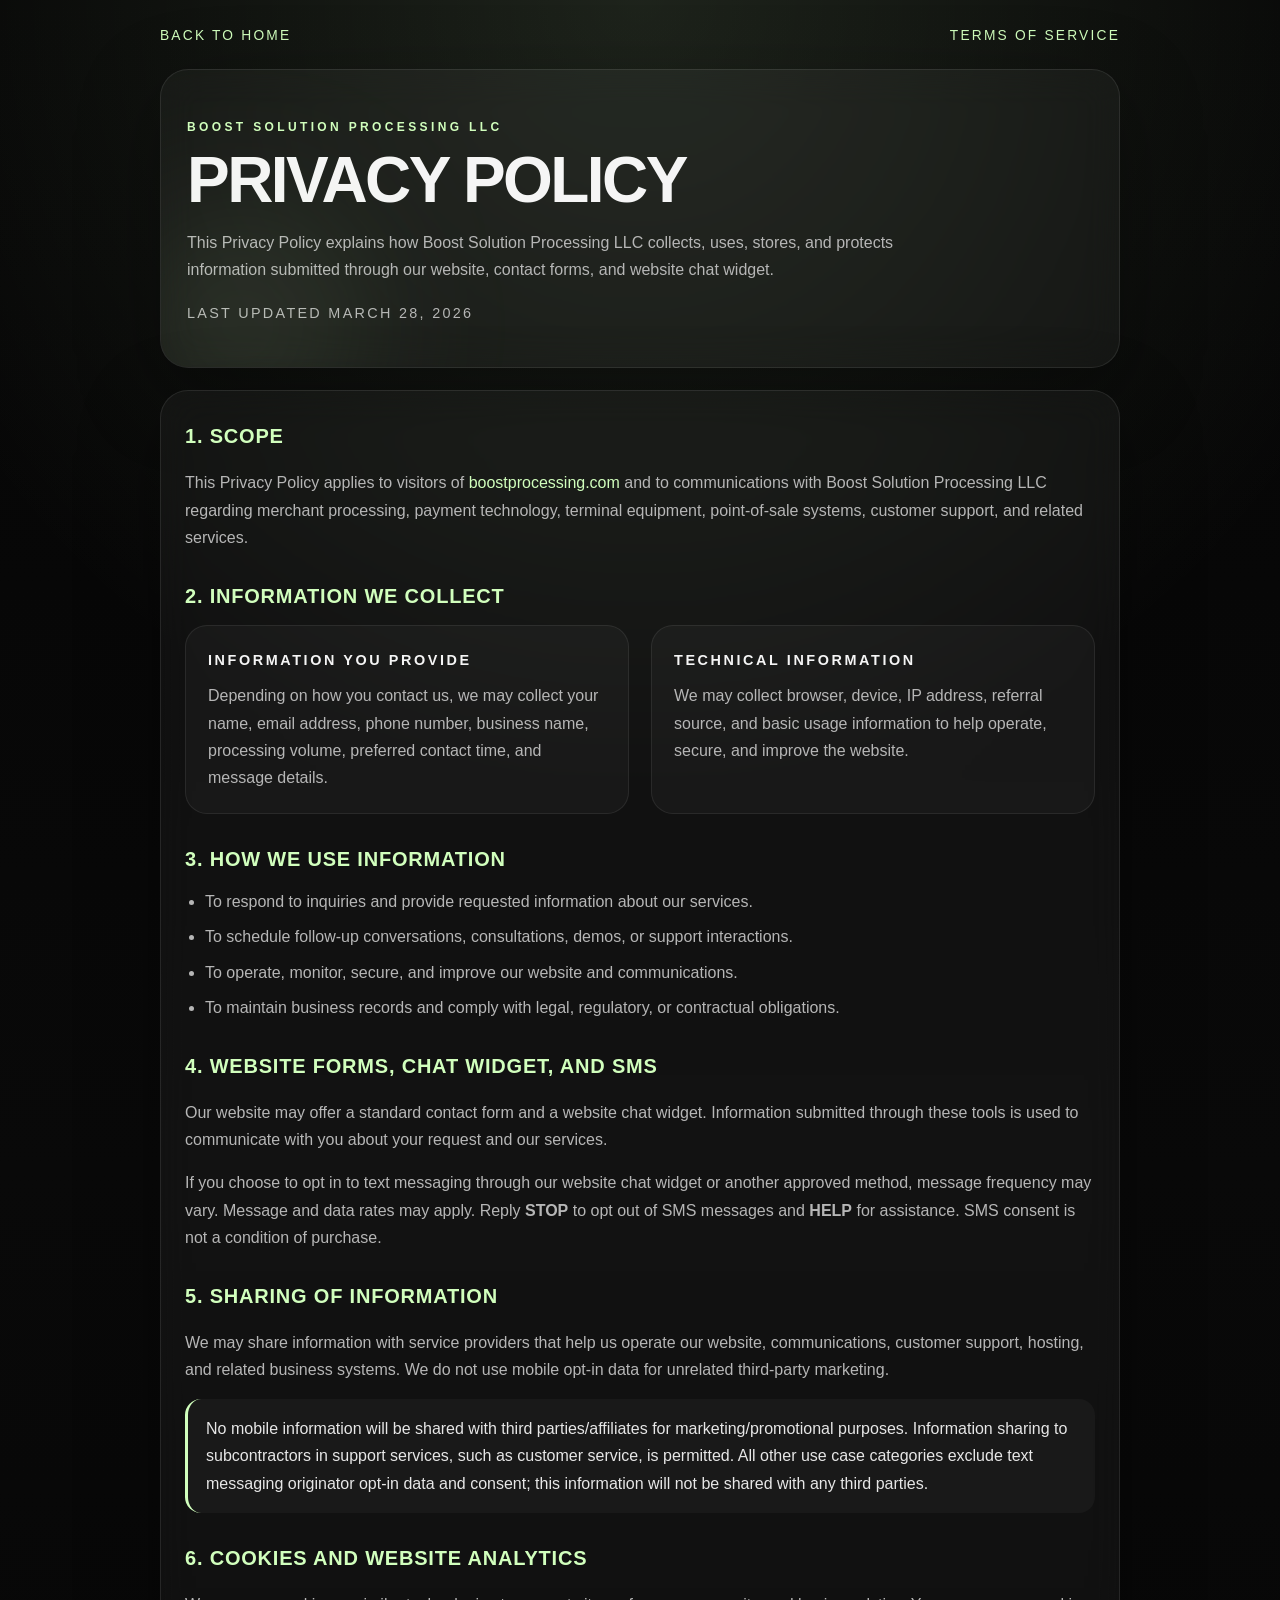
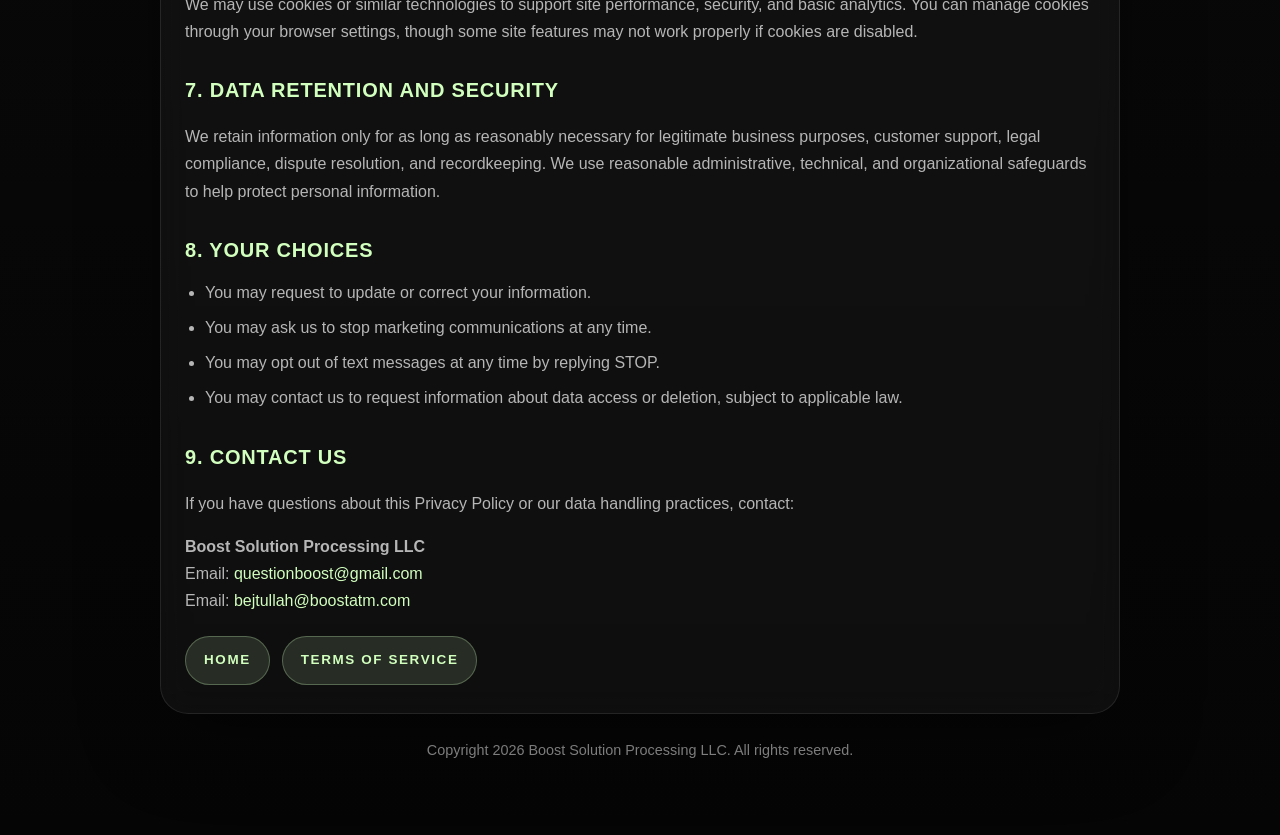
<file: public/privacy-policy.html>
<!DOCTYPE html>
<html lang="en">
<head>
  <meta charset="UTF-8">
  <meta name="viewport" content="width=device-width, initial-scale=1.0">
  <title>Privacy Policy | Boost Solution Processing LLC</title>
  <meta
    name="description"
    content="Read the Privacy Policy for Boost Solution Processing LLC, including how we collect, use, protect, and handle personal information submitted through our website and chat widget."
  >
  <meta name="theme-color" content="#050505">
  <link rel="canonical" href="https://www.boostprocessing.com/privacy-policy.html">
  <link rel="icon" type="image/svg+xml" href="/brand-mark.svg">
  <link rel="icon" href="/favicon.ico" sizes="any">
  <style>
    :root {
      --bg: #050505;
      --panel: rgba(255, 255, 255, 0.04);
      --panel-border: rgba(255, 255, 255, 0.09);
      --text: #f5f5f5;
      --muted: #b6b6b6;
      --accent: #d1ffbd;
      --accent-soft: rgba(209, 255, 189, 0.13);
    }

    * {
      box-sizing: border-box;
    }

    html {
      scroll-behavior: smooth;
    }

    body {
      margin: 0;
      font-family: "Segoe UI", Arial, sans-serif;
      color: var(--text);
      background:
        radial-gradient(circle at top, rgba(209, 255, 189, 0.12), transparent 32%),
        linear-gradient(180deg, #050505 0%, #090909 48%, #050505 100%);
      line-height: 1.7;
    }

    a {
      color: var(--accent);
      text-decoration: none;
    }

    a:hover {
      text-decoration: underline;
    }

    .shell {
      width: min(960px, calc(100% - 32px));
      margin: 0 auto;
      padding: 24px 0 72px;
    }

    .topbar {
      display: flex;
      justify-content: space-between;
      gap: 12px;
      flex-wrap: wrap;
      margin-bottom: 22px;
      font-size: 0.86rem;
      text-transform: uppercase;
      letter-spacing: 0.16em;
      color: var(--muted);
    }

    .hero,
    .card {
      background: var(--panel);
      border: 1px solid var(--panel-border);
      border-radius: 28px;
      backdrop-filter: blur(18px);
      box-shadow: 0 24px 80px rgba(0, 0, 0, 0.34);
    }

    .hero {
      padding: 42px 26px;
      margin-bottom: 22px;
      position: relative;
      overflow: hidden;
    }

    .hero::before {
      content: "";
      position: absolute;
      inset: auto auto -80px -40px;
      width: 240px;
      height: 240px;
      background: rgba(209, 255, 189, 0.12);
      filter: blur(80px);
      border-radius: 999px;
      pointer-events: none;
    }

    .eyebrow {
      display: inline-block;
      margin-bottom: 12px;
      color: var(--accent);
      font-size: 0.75rem;
      font-weight: 700;
      letter-spacing: 0.28em;
      text-transform: uppercase;
    }

    h1 {
      margin: 0;
      font-size: clamp(2.2rem, 5vw, 4.7rem);
      line-height: 0.95;
      letter-spacing: -0.04em;
      text-transform: uppercase;
    }

    .hero p {
      max-width: 720px;
      color: var(--muted);
      margin: 18px 0 0;
      font-size: 1rem;
    }

    .meta {
      margin-top: 18px;
      color: var(--muted);
      font-size: 0.9rem;
      text-transform: uppercase;
      letter-spacing: 0.16em;
    }

    .card {
      padding: 28px 24px;
    }

    section + section {
      margin-top: 28px;
    }

    h2 {
      margin: 0 0 12px;
      color: var(--accent);
      font-size: 1.25rem;
      letter-spacing: 0.04em;
      text-transform: uppercase;
    }

    p,
    li {
      color: var(--muted);
      font-size: 1rem;
    }

    ul {
      margin: 0;
      padding-left: 20px;
    }

    li + li {
      margin-top: 8px;
    }

    .quote {
      margin-top: 16px;
      padding: 16px 18px;
      border-left: 3px solid var(--accent);
      border-radius: 16px;
      background: rgba(255, 255, 255, 0.03);
      color: #e7e7e7;
    }

    .grid {
      display: grid;
      gap: 22px;
      grid-template-columns: repeat(auto-fit, minmax(260px, 1fr));
    }

    .mini {
      padding: 22px;
      background: rgba(255, 255, 255, 0.03);
      border: 1px solid rgba(255, 255, 255, 0.08);
      border-radius: 22px;
    }

    .mini h3 {
      margin: 0 0 10px;
      font-size: 0.9rem;
      text-transform: uppercase;
      letter-spacing: 0.18em;
      color: var(--text);
    }

    .mini p {
      margin: 0;
    }

    .legal-links {
      display: flex;
      flex-wrap: wrap;
      gap: 12px;
      margin-top: 22px;
    }

    .pill {
      display: inline-flex;
      align-items: center;
      justify-content: center;
      padding: 12px 18px;
      border-radius: 999px;
      border: 1px solid rgba(209, 255, 189, 0.28);
      background: var(--accent-soft);
      color: var(--accent);
      font-size: 0.84rem;
      font-weight: 700;
      letter-spacing: 0.12em;
      text-transform: uppercase;
      text-decoration: none;
    }

    footer {
      margin-top: 24px;
      text-align: center;
      color: #8f8f8f;
      font-size: 0.9rem;
    }

    @media (max-width: 640px) {
      .shell {
        width: min(100% - 20px, 960px);
      }

      .hero,
      .card {
        border-radius: 22px;
      }

      .hero,
      .card {
        padding-left: 18px;
        padding-right: 18px;
      }
    }
  </style>
</head>
<body>
  <div class="shell">
    <div class="topbar">
      <a href="/">Back to Home</a>
      <a href="/terms-of-service.html">Terms of Service</a>
    </div>

    <header class="hero">
      <span class="eyebrow">Boost Solution Processing LLC</span>
      <h1>Privacy Policy</h1>
      <p>
        This Privacy Policy explains how Boost Solution Processing LLC collects, uses, stores,
        and protects information submitted through our website, contact forms, and website chat widget.
      </p>
      <div class="meta">Last updated March 28, 2026</div>
    </header>

    <main class="card">
      <section>
        <h2>1. Scope</h2>
        <p>
          This Privacy Policy applies to visitors of <a href="https://www.boostprocessing.com/">boostprocessing.com</a>
          and to communications with Boost Solution Processing LLC regarding merchant processing,
          payment technology, terminal equipment, point-of-sale systems, customer support, and related services.
        </p>
      </section>

      <section>
        <h2>2. Information We Collect</h2>
        <div class="grid">
          <div class="mini">
            <h3>Information You Provide</h3>
            <p>
              Depending on how you contact us, we may collect your name, email address, phone number,
              business name, processing volume, preferred contact time, and message details.
            </p>
          </div>
          <div class="mini">
            <h3>Technical Information</h3>
            <p>
              We may collect browser, device, IP address, referral source, and basic usage information to help
              operate, secure, and improve the website.
            </p>
          </div>
        </div>
      </section>

      <section>
        <h2>3. How We Use Information</h2>
        <ul>
          <li>To respond to inquiries and provide requested information about our services.</li>
          <li>To schedule follow-up conversations, consultations, demos, or support interactions.</li>
          <li>To operate, monitor, secure, and improve our website and communications.</li>
          <li>To maintain business records and comply with legal, regulatory, or contractual obligations.</li>
        </ul>
      </section>

      <section>
        <h2>4. Website Forms, Chat Widget, and SMS</h2>
        <p>
          Our website may offer a standard contact form and a website chat widget. Information submitted through these
          tools is used to communicate with you about your request and our services.
        </p>
        <p>
          If you choose to opt in to text messaging through our website chat widget or another approved method,
          message frequency may vary. Message and data rates may apply. Reply <strong>STOP</strong> to opt out of SMS
          messages and <strong>HELP</strong> for assistance. SMS consent is not a condition of purchase.
        </p>
      </section>

      <section>
        <h2>5. Sharing of Information</h2>
        <p>
          We may share information with service providers that help us operate our website, communications,
          customer support, hosting, and related business systems. We do not use mobile opt-in data for unrelated
          third-party marketing.
        </p>
        <div class="quote">
          No mobile information will be shared with third parties/affiliates for marketing/promotional purposes.
          Information sharing to subcontractors in support services, such as customer service, is permitted.
          All other use case categories exclude text messaging originator opt-in data and consent; this information
          will not be shared with any third parties.
        </div>
      </section>

      <section>
        <h2>6. Cookies and Website Analytics</h2>
        <p>
          We may use cookies or similar technologies to support site performance, security, and basic analytics.
          You can manage cookies through your browser settings, though some site features may not work properly if
          cookies are disabled.
        </p>
      </section>

      <section>
        <h2>7. Data Retention and Security</h2>
        <p>
          We retain information only for as long as reasonably necessary for legitimate business purposes,
          customer support, legal compliance, dispute resolution, and recordkeeping. We use reasonable administrative,
          technical, and organizational safeguards to help protect personal information.
        </p>
      </section>

      <section>
        <h2>8. Your Choices</h2>
        <ul>
          <li>You may request to update or correct your information.</li>
          <li>You may ask us to stop marketing communications at any time.</li>
          <li>You may opt out of text messages at any time by replying STOP.</li>
          <li>You may contact us to request information about data access or deletion, subject to applicable law.</li>
        </ul>
      </section>

      <section>
        <h2>9. Contact Us</h2>
        <p>
          If you have questions about this Privacy Policy or our data handling practices, contact:
        </p>
        <p>
          <strong>Boost Solution Processing LLC</strong><br>
          Email: <a href="mailto:questionboost@gmail.com">questionboost@gmail.com</a><br>
          Email: <a href="mailto:bejtullah@boostatm.com">bejtullah@boostatm.com</a
          Address: 1150NW 72ND AVE TOWER 1 STE 455 Miami, FL 33126
        </p>
      </section>

      <div class="legal-links">
        <a class="pill" href="/">Home</a>
        <a class="pill" href="/terms-of-service.html">Terms of Service</a>
      </div>
    </main>

    <footer>
      Copyright 2026 Boost Solution Processing LLC. All rights reserved.
    </footer>
  </div>
</body>
</html>
</file>
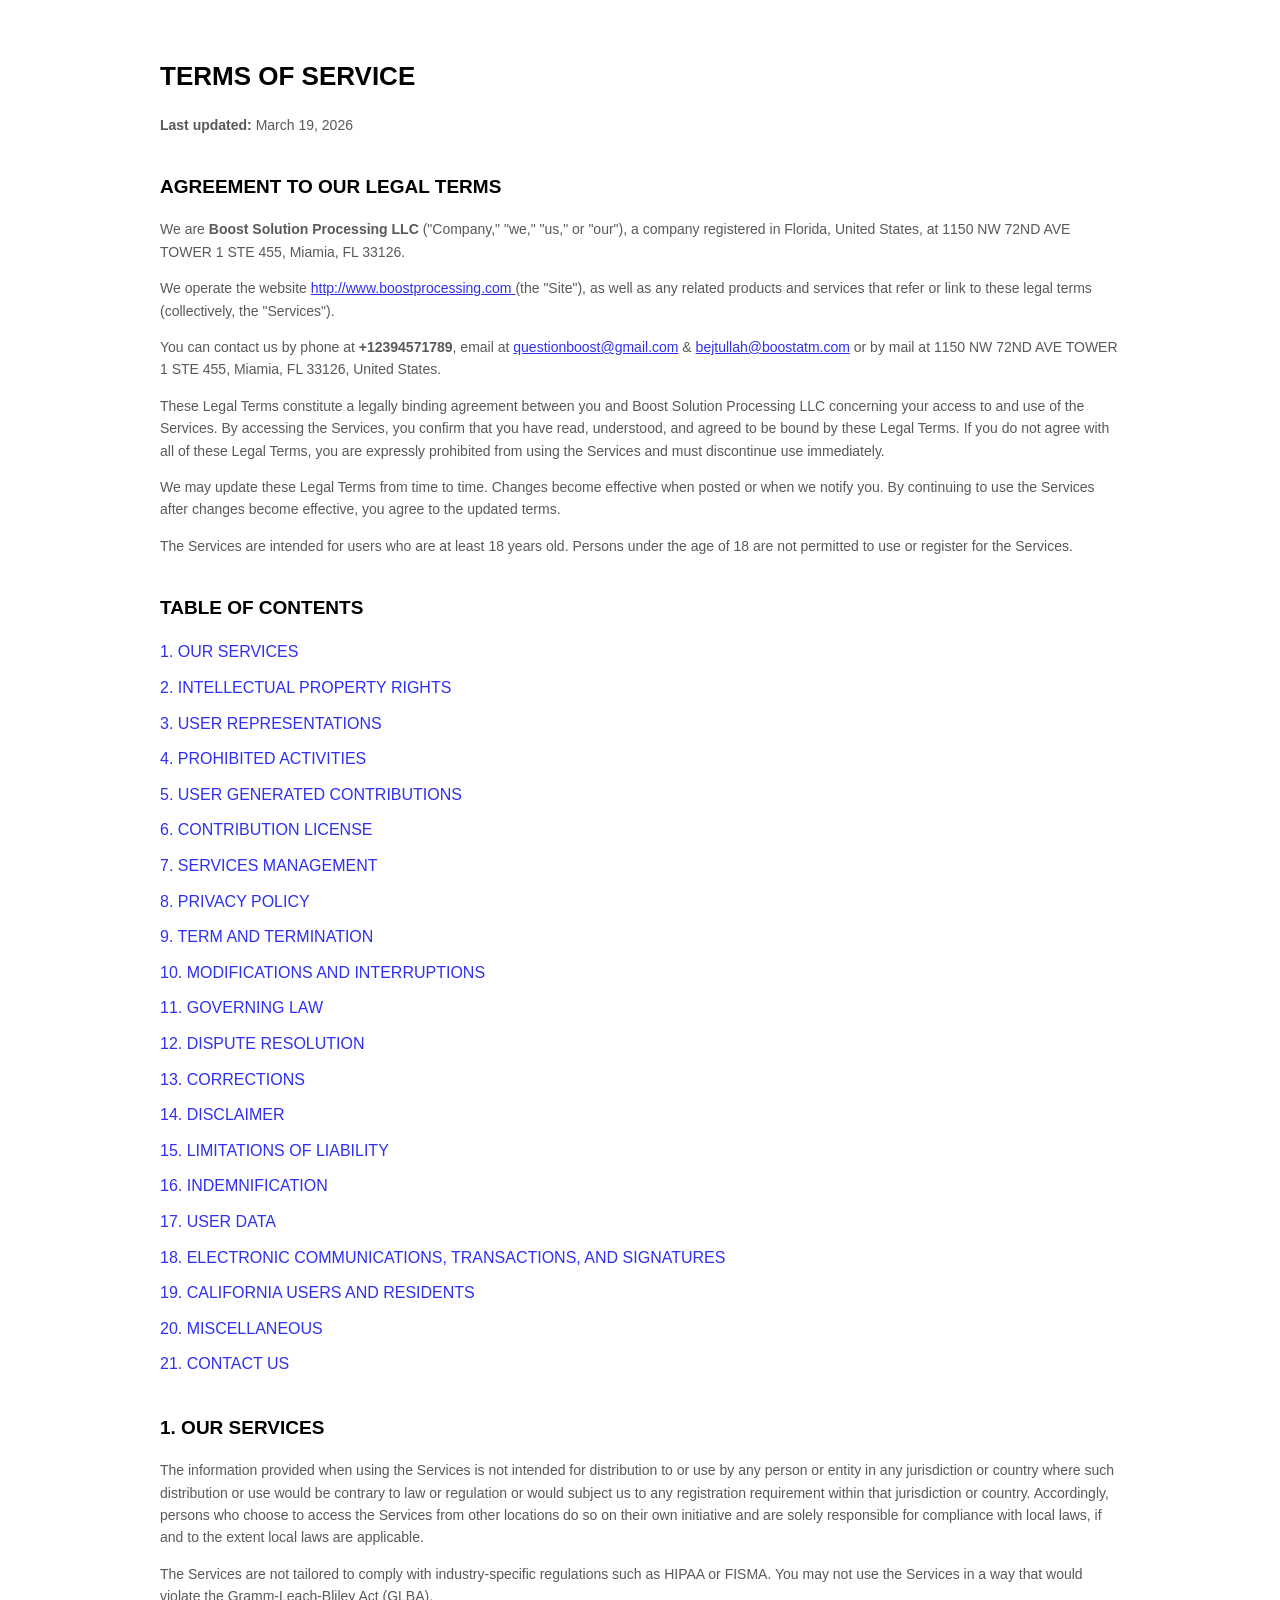
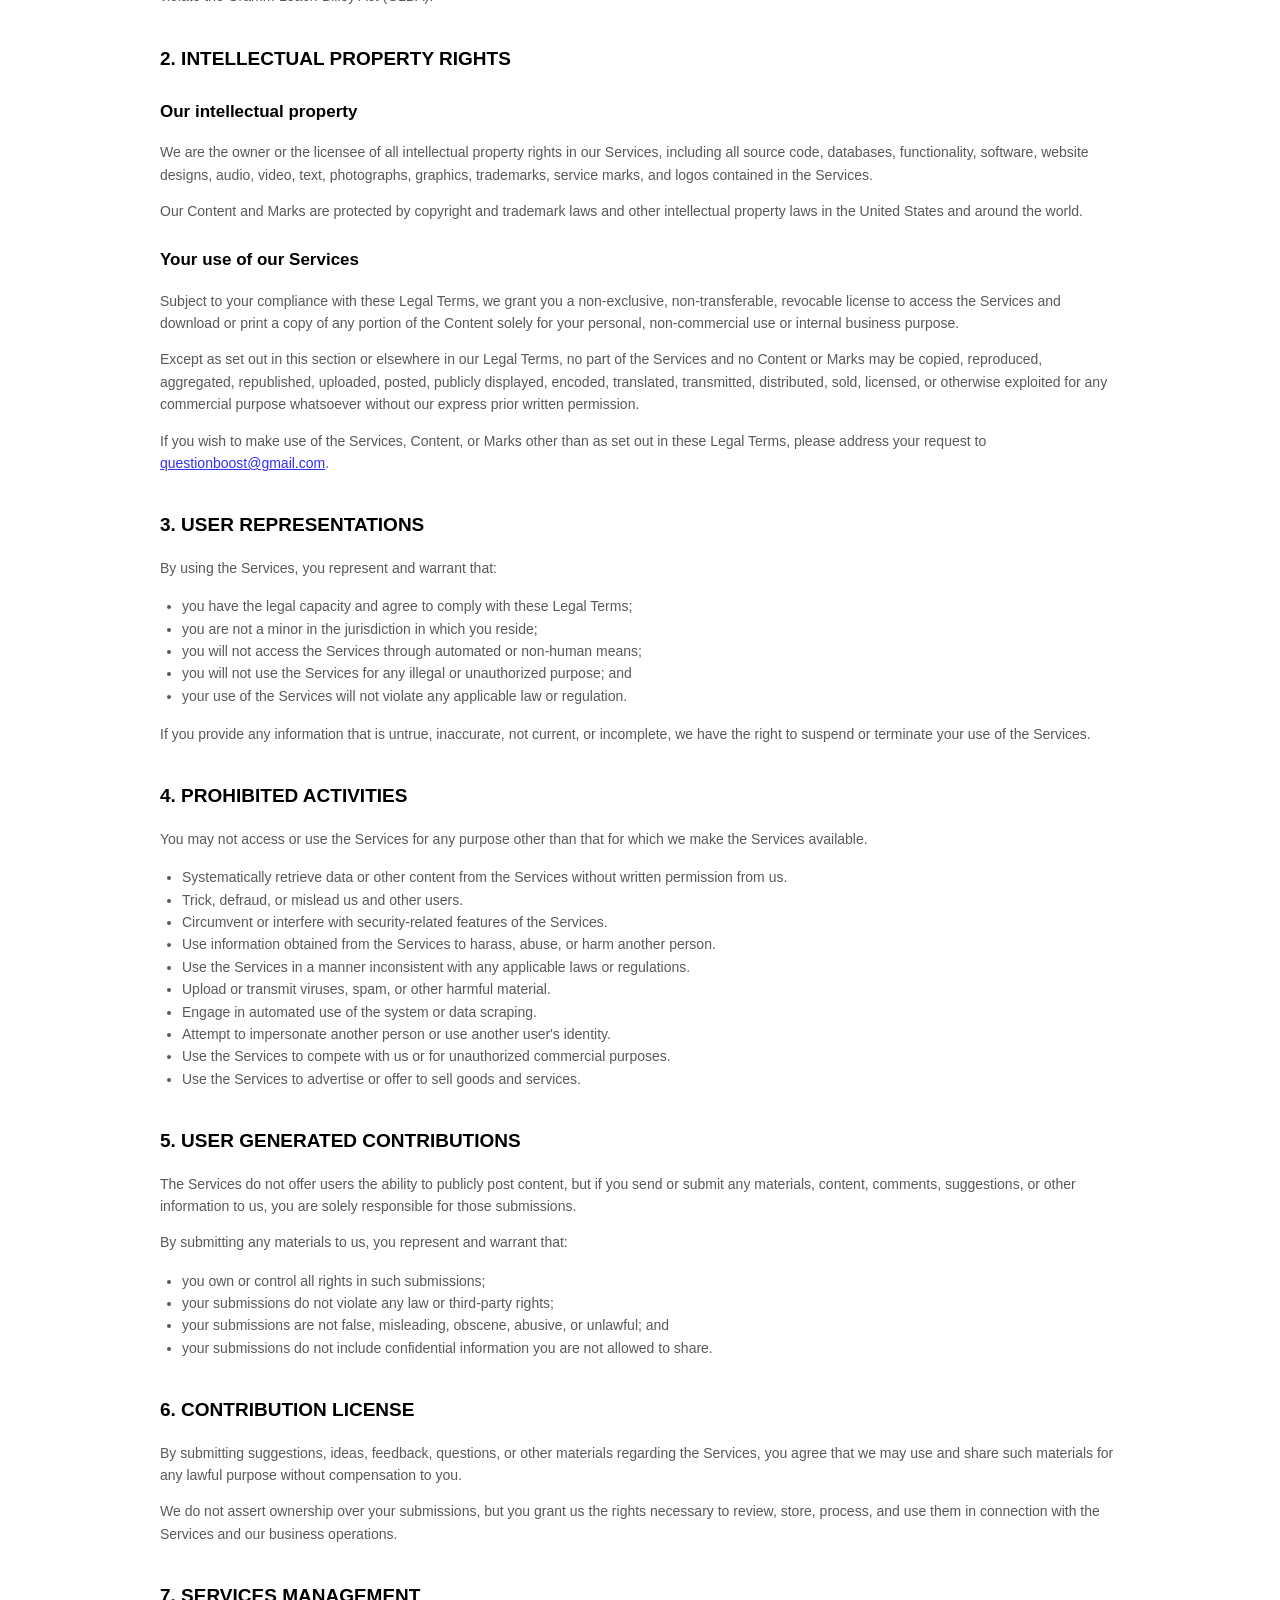
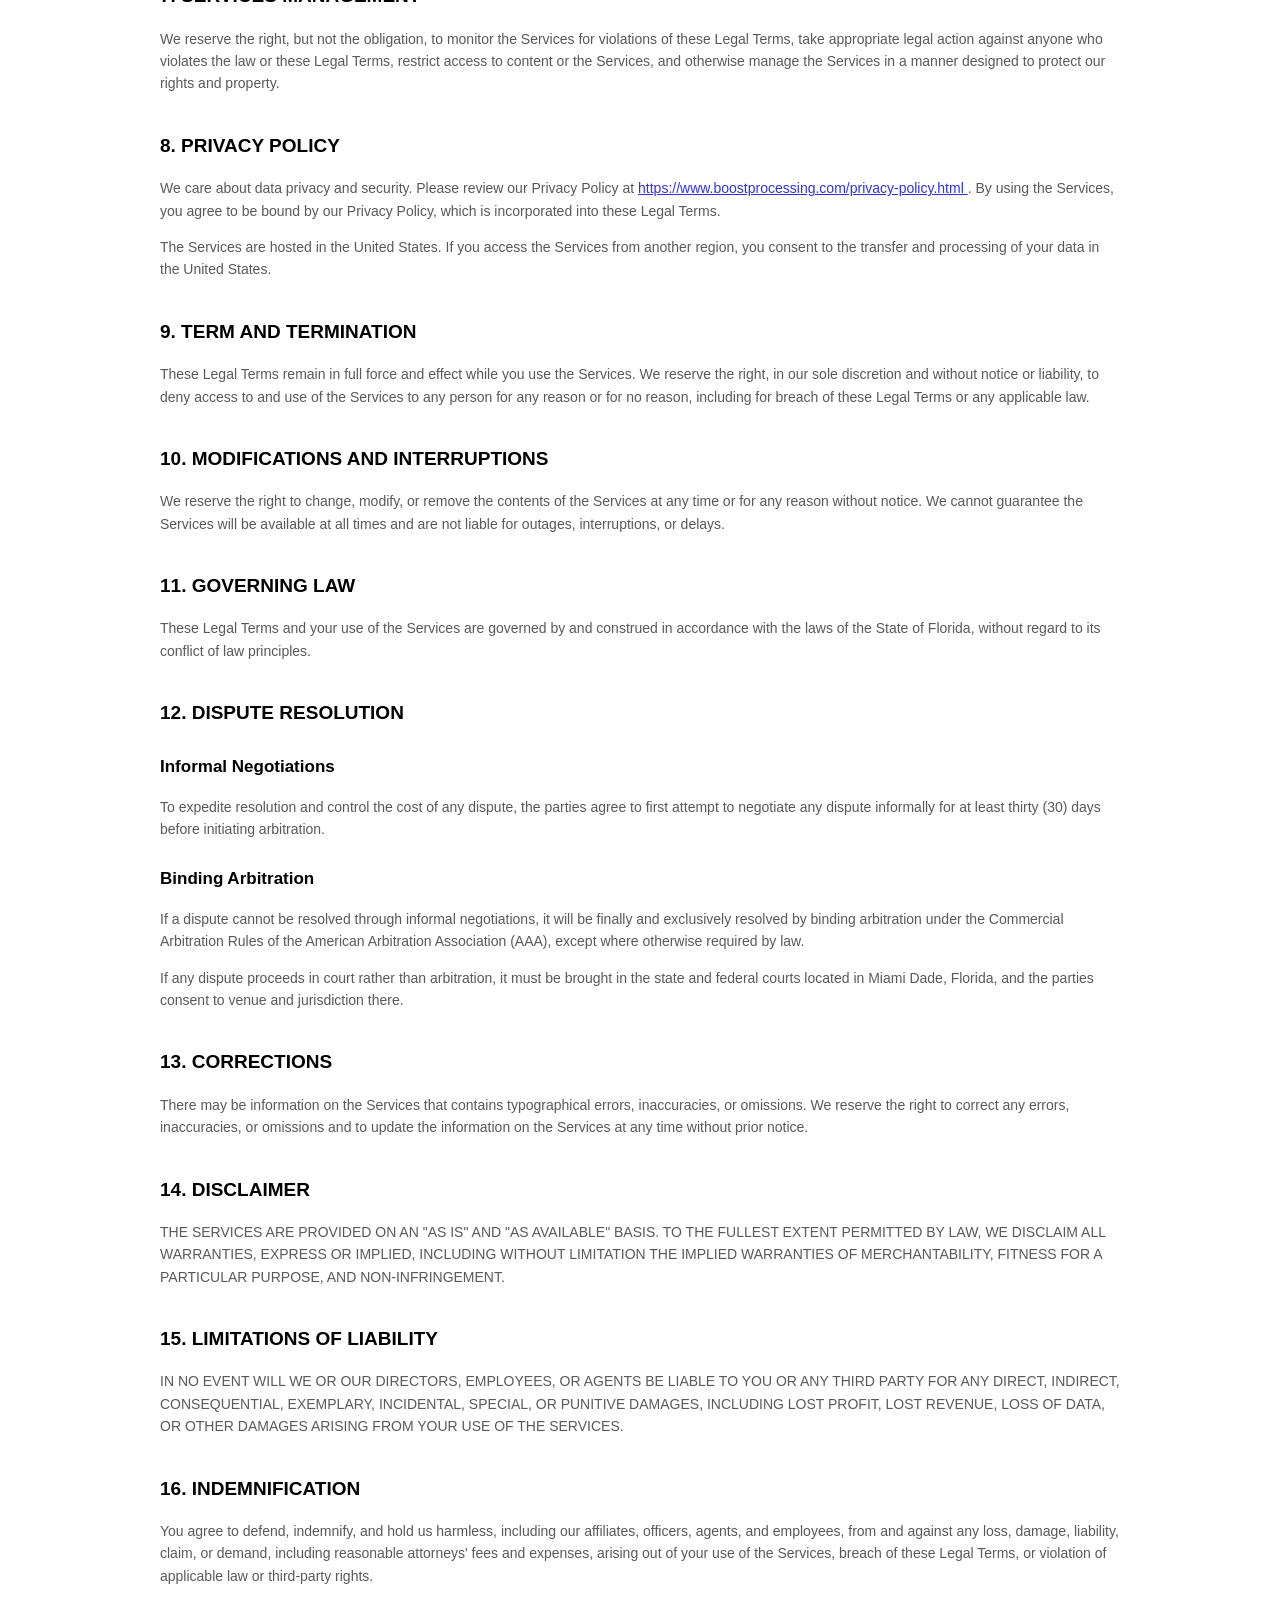
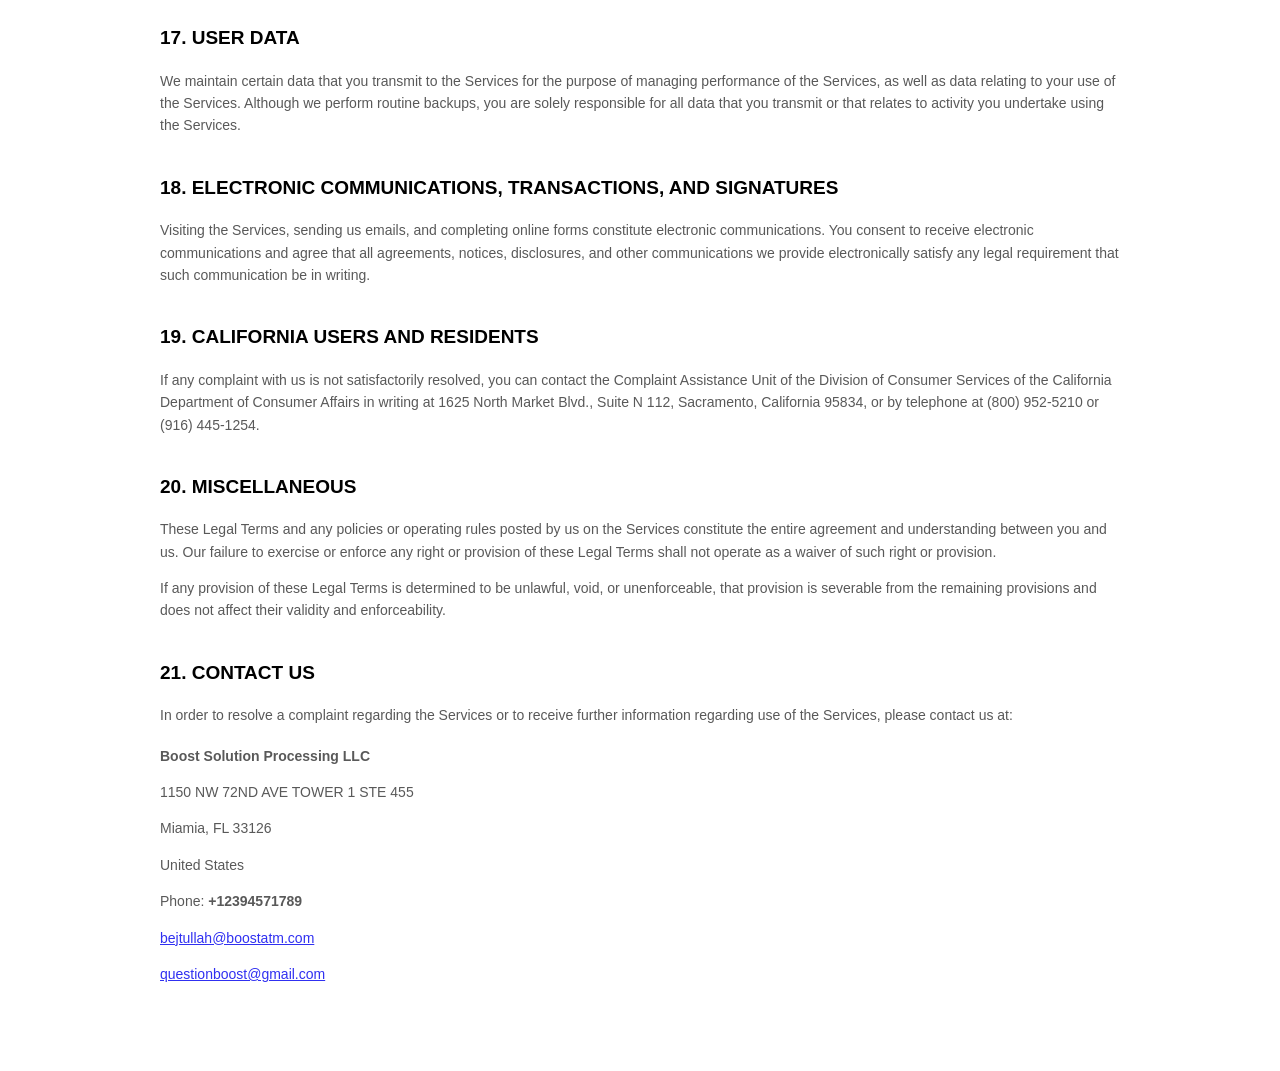
<file: public/terms-of-service.html>
<!DOCTYPE html>
<html lang="en">
<head>
  <meta charset="UTF-8">
  <meta name="viewport" content="width=device-width, initial-scale=1.0">
  <title>Terms of Service | Boost Solution Processing LLC</title>
  <meta
    name="description"
    content="Read the Terms of Service and Terms and Conditions for Boost Solution Processing LLC."
  >
  <link rel="canonical" href="https://www.boostprocessing.com/terms-of-service.html">
  <link rel="icon" type="image/svg+xml" href="/brand-mark.svg">
  <link rel="icon" href="/favicon.ico" sizes="any">
  <style>
    * {
      box-sizing: border-box;
    }

    body {
      margin: 0;
      font-family: Arial, sans-serif;
      background: #ffffff;
      color: #595959;
      line-height: 1.6;
    }

    main {
      width: min(960px, calc(100% - 32px));
      margin: 0 auto;
      padding: 56px 0 72px;
    }

    h1,
    h2,
    h3 {
      color: #000000;
      margin: 0 0 16px;
    }

    h1 {
      font-size: 26px;
    }

    h2 {
      font-size: 19px;
      margin-top: 36px;
    }

    h3 {
      font-size: 17px;
      margin-top: 24px;
    }

    p,
    li {
      font-size: 14px;
    }

    a {
      color: #3030f1;
      word-break: break-word;
    }

    ul,
    ol {
      padding-left: 22px;
    }

    .subtitle {
      margin-bottom: 28px;
      font-size: 14px;
    }

    .toc a {
      display: block;
      margin-bottom: 10px;
      text-decoration: none;
    }

    .contact-card {
      margin-top: 18px;
    }

    .termly-note {
      margin-top: 40px;
      font-size: 14px;
    }
  </style>
</head>
<body>
  <main>
    <h1>TERMS OF SERVICE</h1>
    <p class="subtitle"><strong>Last updated:</strong> March 19, 2026</p>

    <h2 id="agreement">AGREEMENT TO OUR LEGAL TERMS</h2>
    <p>
      We are <strong>Boost Solution Processing LLC</strong> ("Company," "we," "us," or "our"), a company
      registered in Florida, United States, at 1150 NW 72ND AVE TOWER 1 STE 455, Miamia, FL 33126.
    </p>
    <p>
      We operate the website
      <a href="http://www.boostprocessing.com" target="_blank" rel="noopener noreferrer">
        http://www.boostprocessing.com
      </a>
      (the "Site"), as well as any related products and services that refer or link to these legal terms
      (collectively, the "Services").
    </p>
    <p>
      You can contact us by phone at <strong>+12394571789</strong>, email at
      <a href="mailto:questionboost@gmail.com">questionboost@gmail.com</a> & <a href="mailto:bejtullah@boostatm.com">bejtullah@boostatm.com</a> or by mail at
      1150 NW 72ND AVE TOWER 1 STE 455, Miamia, FL 33126, United States.
    </p>
    <p>
      These Legal Terms constitute a legally binding agreement between you and Boost Solution Processing LLC
      concerning your access to and use of the Services. By accessing the Services, you confirm that you have
      read, understood, and agreed to be bound by these Legal Terms. If you do not agree with all of these
      Legal Terms, you are expressly prohibited from using the Services and must discontinue use immediately.
    </p>
    <p>
      We may update these Legal Terms from time to time. Changes become effective when posted or when we notify
      you. By continuing to use the Services after changes become effective, you agree to the updated terms.
    </p>
    <p>
      The Services are intended for users who are at least 18 years old. Persons under the age of 18 are not
      permitted to use or register for the Services.
    </p>

    <h2>TABLE OF CONTENTS</h2>
    <div class="toc">
      <a href="#services">1. OUR SERVICES</a>
      <a href="#ip">2. INTELLECTUAL PROPERTY RIGHTS</a>
      <a href="#userreps">3. USER REPRESENTATIONS</a>
      <a href="#prohibited">4. PROHIBITED ACTIVITIES</a>
      <a href="#ugc">5. USER GENERATED CONTRIBUTIONS</a>
      <a href="#license">6. CONTRIBUTION LICENSE</a>
      <a href="#management">7. SERVICES MANAGEMENT</a>
      <a href="#privacy">8. PRIVACY POLICY</a>
      <a href="#term">9. TERM AND TERMINATION</a>
      <a href="#modifications">10. MODIFICATIONS AND INTERRUPTIONS</a>
      <a href="#law">11. GOVERNING LAW</a>
      <a href="#disputes">12. DISPUTE RESOLUTION</a>
      <a href="#corrections">13. CORRECTIONS</a>
      <a href="#disclaimer">14. DISCLAIMER</a>
      <a href="#liability">15. LIMITATIONS OF LIABILITY</a>
      <a href="#indemnification">16. INDEMNIFICATION</a>
      <a href="#userdata">17. USER DATA</a>
      <a href="#electronic">18. ELECTRONIC COMMUNICATIONS, TRANSACTIONS, AND SIGNATURES</a>
      <a href="#california">19. CALIFORNIA USERS AND RESIDENTS</a>
      <a href="#misc">20. MISCELLANEOUS</a>
      <a href="#contact">21. CONTACT US</a>
    </div>

    <h2 id="services">1. OUR SERVICES</h2>
    <p>
      The information provided when using the Services is not intended for distribution to or use by any person
      or entity in any jurisdiction or country where such distribution or use would be contrary to law or
      regulation or would subject us to any registration requirement within that jurisdiction or country.
      Accordingly, persons who choose to access the Services from other locations do so on their own initiative
      and are solely responsible for compliance with local laws, if and to the extent local laws are applicable.
    </p>
    <p>
      The Services are not tailored to comply with industry-specific regulations such as HIPAA or FISMA. You may
      not use the Services in a way that would violate the Gramm-Leach-Bliley Act (GLBA).
    </p>

    <h2 id="ip">2. INTELLECTUAL PROPERTY RIGHTS</h2>
    <h3>Our intellectual property</h3>
    <p>
      We are the owner or the licensee of all intellectual property rights in our Services, including all source
      code, databases, functionality, software, website designs, audio, video, text, photographs, graphics,
      trademarks, service marks, and logos contained in the Services.
    </p>
    <p>
      Our Content and Marks are protected by copyright and trademark laws and other intellectual property laws in
      the United States and around the world.
    </p>
    <h3>Your use of our Services</h3>
    <p>
      Subject to your compliance with these Legal Terms, we grant you a non-exclusive, non-transferable,
      revocable license to access the Services and download or print a copy of any portion of the Content solely
      for your personal, non-commercial use or internal business purpose.
    </p>
    <p>
      Except as set out in this section or elsewhere in our Legal Terms, no part of the Services and no Content
      or Marks may be copied, reproduced, aggregated, republished, uploaded, posted, publicly displayed,
      encoded, translated, transmitted, distributed, sold, licensed, or otherwise exploited for any commercial
      purpose whatsoever without our express prior written permission.
    </p>
    <p>
      If you wish to make use of the Services, Content, or Marks other than as set out in these Legal Terms,
      please address your request to <a href="mailto:questionboost@gmail.com">questionboost@gmail.com</a>.
    </p>

    <h2 id="userreps">3. USER REPRESENTATIONS</h2>
    <p>By using the Services, you represent and warrant that:</p>
    <ul>
      <li>you have the legal capacity and agree to comply with these Legal Terms;</li>
      <li>you are not a minor in the jurisdiction in which you reside;</li>
      <li>you will not access the Services through automated or non-human means;</li>
      <li>you will not use the Services for any illegal or unauthorized purpose; and</li>
      <li>your use of the Services will not violate any applicable law or regulation.</li>
    </ul>
    <p>
      If you provide any information that is untrue, inaccurate, not current, or incomplete, we have the right to
      suspend or terminate your use of the Services.
    </p>

    <h2 id="prohibited">4. PROHIBITED ACTIVITIES</h2>
    <p>
      You may not access or use the Services for any purpose other than that for which we make the Services
      available.
    </p>
    <ul>
      <li>Systematically retrieve data or other content from the Services without written permission from us.</li>
      <li>Trick, defraud, or mislead us and other users.</li>
      <li>Circumvent or interfere with security-related features of the Services.</li>
      <li>Use information obtained from the Services to harass, abuse, or harm another person.</li>
      <li>Use the Services in a manner inconsistent with any applicable laws or regulations.</li>
      <li>Upload or transmit viruses, spam, or other harmful material.</li>
      <li>Engage in automated use of the system or data scraping.</li>
      <li>Attempt to impersonate another person or use another user's identity.</li>
      <li>Use the Services to compete with us or for unauthorized commercial purposes.</li>
      <li>Use the Services to advertise or offer to sell goods and services.</li>
    </ul>

    <h2 id="ugc">5. USER GENERATED CONTRIBUTIONS</h2>
    <p>
      The Services do not offer users the ability to publicly post content, but if you send or submit any
      materials, content, comments, suggestions, or other information to us, you are solely responsible for those
      submissions.
    </p>
    <p>By submitting any materials to us, you represent and warrant that:</p>
    <ul>
      <li>you own or control all rights in such submissions;</li>
      <li>your submissions do not violate any law or third-party rights;</li>
      <li>your submissions are not false, misleading, obscene, abusive, or unlawful; and</li>
      <li>your submissions do not include confidential information you are not allowed to share.</li>
    </ul>

    <h2 id="license">6. CONTRIBUTION LICENSE</h2>
    <p>
      By submitting suggestions, ideas, feedback, questions, or other materials regarding the Services, you agree
      that we may use and share such materials for any lawful purpose without compensation to you.
    </p>
    <p>
      We do not assert ownership over your submissions, but you grant us the rights necessary to review, store,
      process, and use them in connection with the Services and our business operations.
    </p>

    <h2 id="management">7. SERVICES MANAGEMENT</h2>
    <p>
      We reserve the right, but not the obligation, to monitor the Services for violations of these Legal Terms,
      take appropriate legal action against anyone who violates the law or these Legal Terms, restrict access to
      content or the Services, and otherwise manage the Services in a manner designed to protect our rights and
      property.
    </p>

    <h2 id="privacy">8. PRIVACY POLICY</h2>
    <p>
      We care about data privacy and security. Please review our Privacy Policy at
      <a href="https://www.boostprocessing.com/privacy-policy.html" target="_blank" rel="noopener noreferrer">
        https://www.boostprocessing.com/privacy-policy.html
      </a>.
      By using the Services, you agree to be bound by our Privacy Policy, which is incorporated into these Legal
      Terms.
    </p>
    <p>
      The Services are hosted in the United States. If you access the Services from another region, you consent
      to the transfer and processing of your data in the United States.
    </p>

    <h2 id="term">9. TERM AND TERMINATION</h2>
    <p>
      These Legal Terms remain in full force and effect while you use the Services. We reserve the right, in our
      sole discretion and without notice or liability, to deny access to and use of the Services to any person
      for any reason or for no reason, including for breach of these Legal Terms or any applicable law.
    </p>

    <h2 id="modifications">10. MODIFICATIONS AND INTERRUPTIONS</h2>
    <p>
      We reserve the right to change, modify, or remove the contents of the Services at any time or for any
      reason without notice. We cannot guarantee the Services will be available at all times and are not liable
      for outages, interruptions, or delays.
    </p>

    <h2 id="law">11. GOVERNING LAW</h2>
    <p>
      These Legal Terms and your use of the Services are governed by and construed in accordance with the laws of
      the State of Florida, without regard to its conflict of law principles.
    </p>

    <h2 id="disputes">12. DISPUTE RESOLUTION</h2>
    <h3>Informal Negotiations</h3>
    <p>
      To expedite resolution and control the cost of any dispute, the parties agree to first attempt to negotiate
      any dispute informally for at least thirty (30) days before initiating arbitration.
    </p>
    <h3>Binding Arbitration</h3>
    <p>
      If a dispute cannot be resolved through informal negotiations, it will be finally and exclusively resolved
      by binding arbitration under the Commercial Arbitration Rules of the American Arbitration Association (AAA),
      except where otherwise required by law.
    </p>
    <p>
      If any dispute proceeds in court rather than arbitration, it must be brought in the state and federal
      courts located in Miami Dade, Florida, and the parties consent to venue and jurisdiction there.
    </p>

    <h2 id="corrections">13. CORRECTIONS</h2>
    <p>
      There may be information on the Services that contains typographical errors, inaccuracies, or omissions. We
      reserve the right to correct any errors, inaccuracies, or omissions and to update the information on the
      Services at any time without prior notice.
    </p>

    <h2 id="disclaimer">14. DISCLAIMER</h2>
    <p>
      THE SERVICES ARE PROVIDED ON AN "AS IS" AND "AS AVAILABLE" BASIS. TO THE FULLEST EXTENT PERMITTED BY LAW,
      WE DISCLAIM ALL WARRANTIES, EXPRESS OR IMPLIED, INCLUDING WITHOUT LIMITATION THE IMPLIED WARRANTIES OF
      MERCHANTABILITY, FITNESS FOR A PARTICULAR PURPOSE, AND NON-INFRINGEMENT.
    </p>

    <h2 id="liability">15. LIMITATIONS OF LIABILITY</h2>
    <p>
      IN NO EVENT WILL WE OR OUR DIRECTORS, EMPLOYEES, OR AGENTS BE LIABLE TO YOU OR ANY THIRD PARTY FOR ANY
      DIRECT, INDIRECT, CONSEQUENTIAL, EXEMPLARY, INCIDENTAL, SPECIAL, OR PUNITIVE DAMAGES, INCLUDING LOST
      PROFIT, LOST REVENUE, LOSS OF DATA, OR OTHER DAMAGES ARISING FROM YOUR USE OF THE SERVICES.
    </p>

    <h2 id="indemnification">16. INDEMNIFICATION</h2>
    <p>
      You agree to defend, indemnify, and hold us harmless, including our affiliates, officers, agents, and
      employees, from and against any loss, damage, liability, claim, or demand, including reasonable attorneys'
      fees and expenses, arising out of your use of the Services, breach of these Legal Terms, or violation of
      applicable law or third-party rights.
    </p>

    <h2 id="userdata">17. USER DATA</h2>
    <p>
      We maintain certain data that you transmit to the Services for the purpose of managing performance of the
      Services, as well as data relating to your use of the Services. Although we perform routine backups, you
      are solely responsible for all data that you transmit or that relates to activity you undertake using the
      Services.
    </p>

    <h2 id="electronic">18. ELECTRONIC COMMUNICATIONS, TRANSACTIONS, AND SIGNATURES</h2>
    <p>
      Visiting the Services, sending us emails, and completing online forms constitute electronic communications.
      You consent to receive electronic communications and agree that all agreements, notices, disclosures, and
      other communications we provide electronically satisfy any legal requirement that such communication be in
      writing.
    </p>

    <h2 id="california">19. CALIFORNIA USERS AND RESIDENTS</h2>
    <p>
      If any complaint with us is not satisfactorily resolved, you can contact the Complaint Assistance Unit of
      the Division of Consumer Services of the California Department of Consumer Affairs in writing at 1625 North
      Market Blvd., Suite N 112, Sacramento, California 95834, or by telephone at (800) 952-5210 or (916)
      445-1254.
    </p>

    <h2 id="misc">20. MISCELLANEOUS</h2>
    <p>
      These Legal Terms and any policies or operating rules posted by us on the Services constitute the entire
      agreement and understanding between you and us. Our failure to exercise or enforce any right or provision
      of these Legal Terms shall not operate as a waiver of such right or provision.
    </p>
    <p>
      If any provision of these Legal Terms is determined to be unlawful, void, or unenforceable, that provision
      is severable from the remaining provisions and does not affect their validity and enforceability.
    </p>

    <h2 id="contact">21. CONTACT US</h2>
    <p>
      In order to resolve a complaint regarding the Services or to receive further information regarding use of
      the Services, please contact us at:
    </p>
    <div class="contact-card">
      <p><strong>Boost Solution Processing LLC</strong></p>
      <p>1150 NW 72ND AVE TOWER 1 STE 455</p>
      <p>Miamia, FL 33126</p>
      <p>United States</p>
      <p>Phone: <strong>+12394571789</strong></p>
      <p><a href="mailto:bejtullah@boostatm.com">bejtullah@boostatm.com</a></p>
      <p><a href="mailto:questionboost@gmail.com">questionboost@gmail.com</a></p>
    </div>
  </main>
</body>
</html>
</file>
